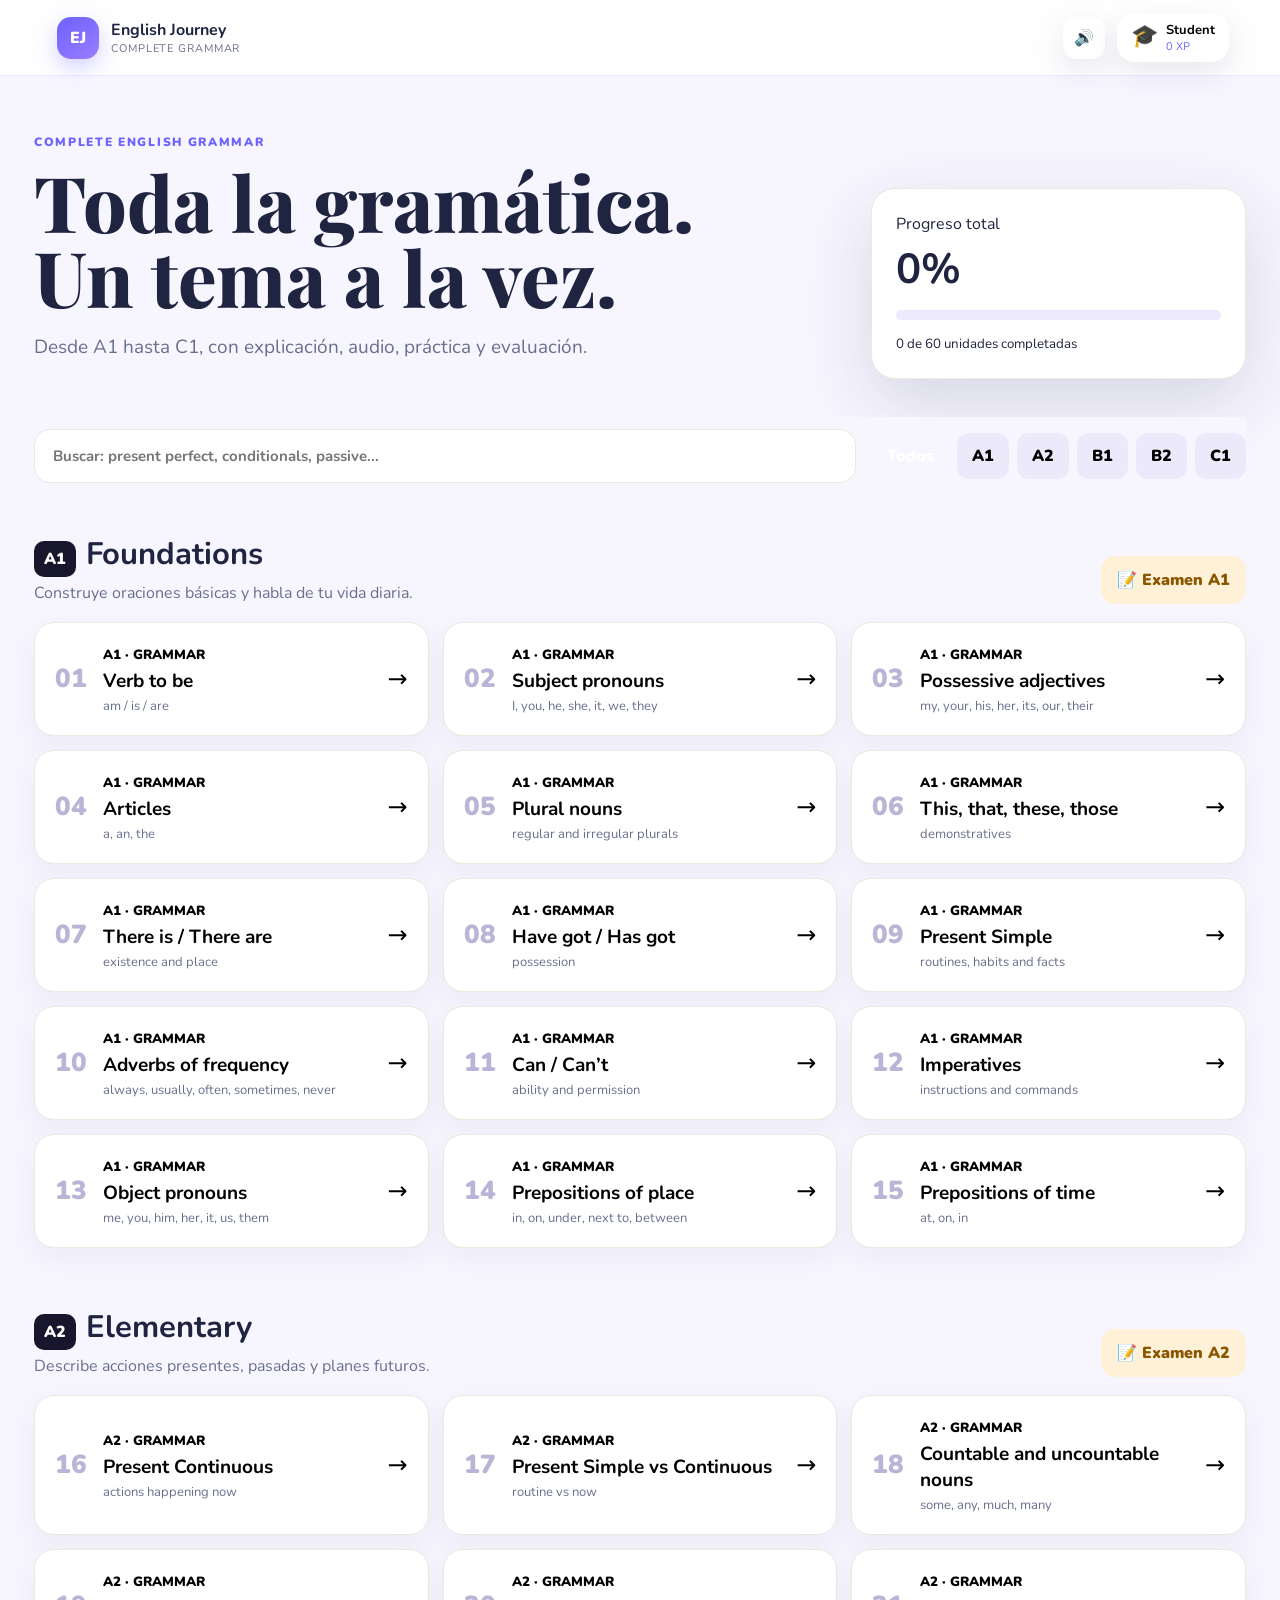
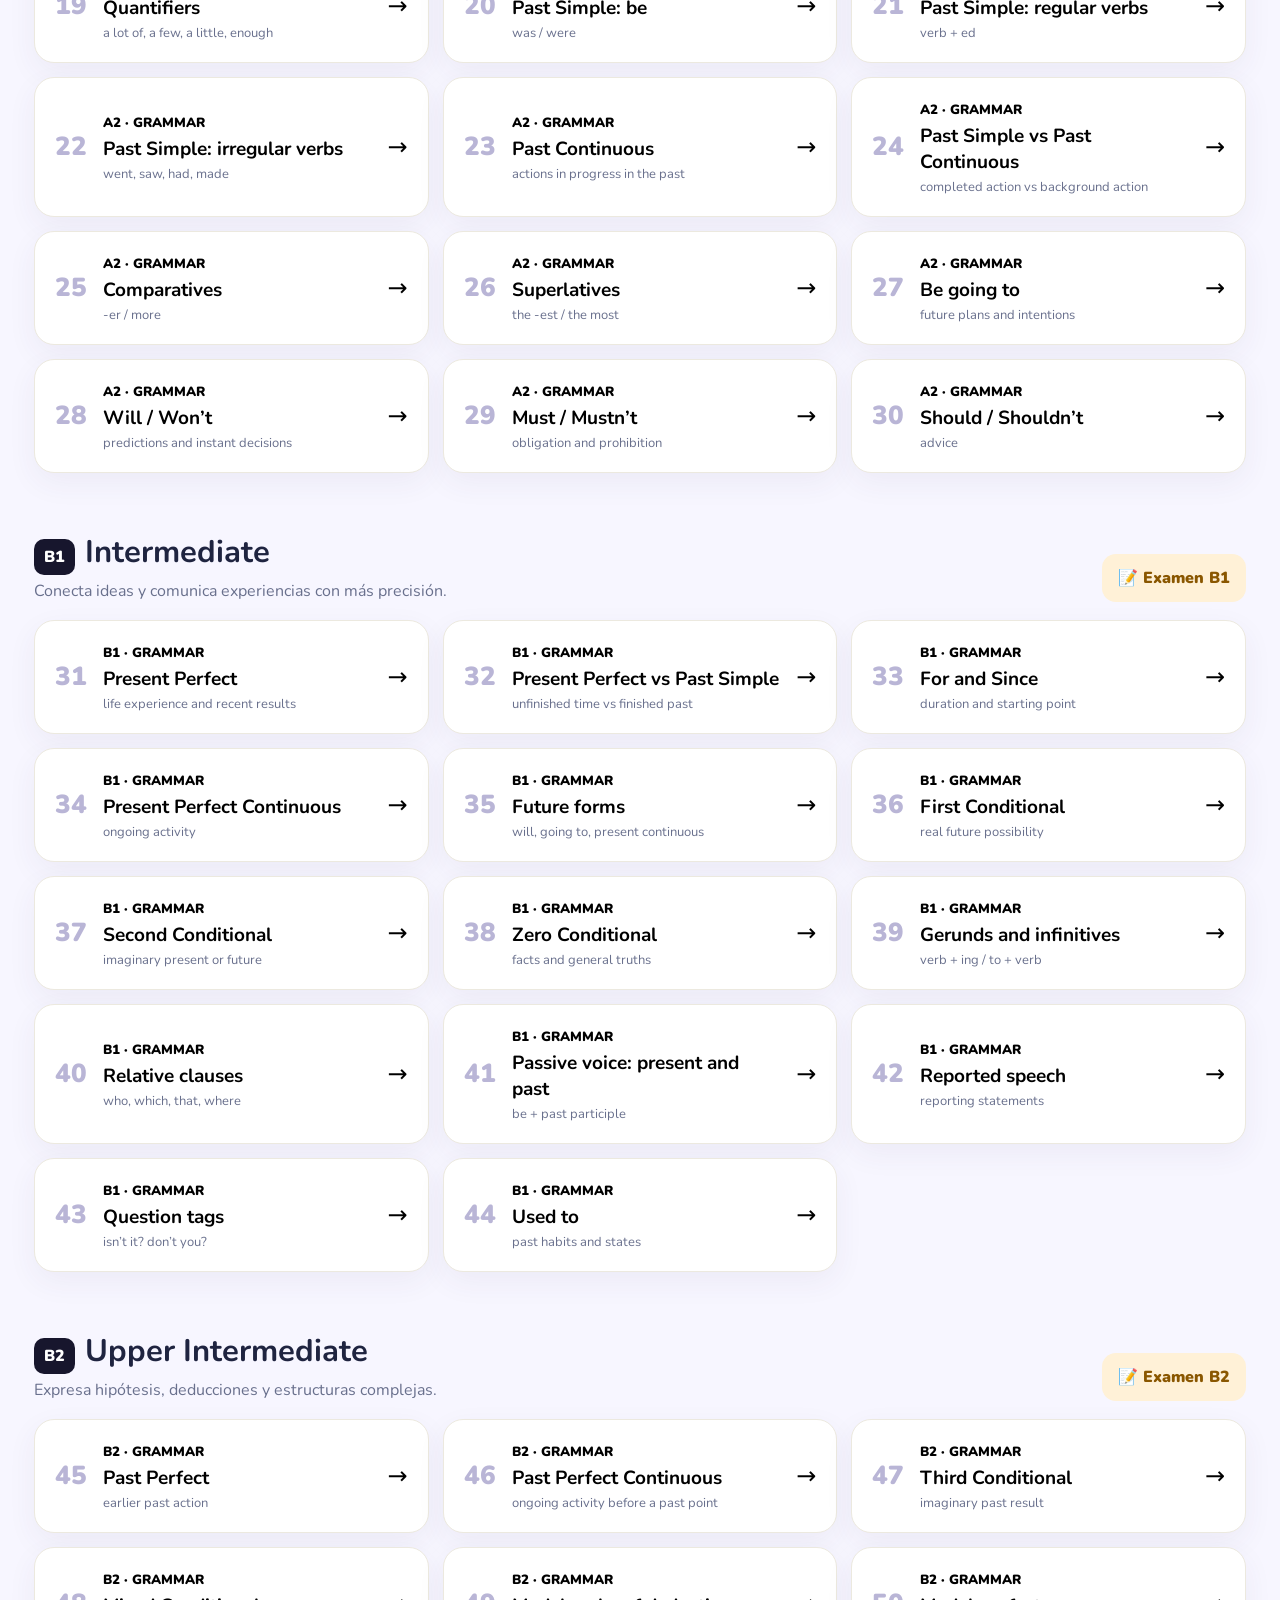
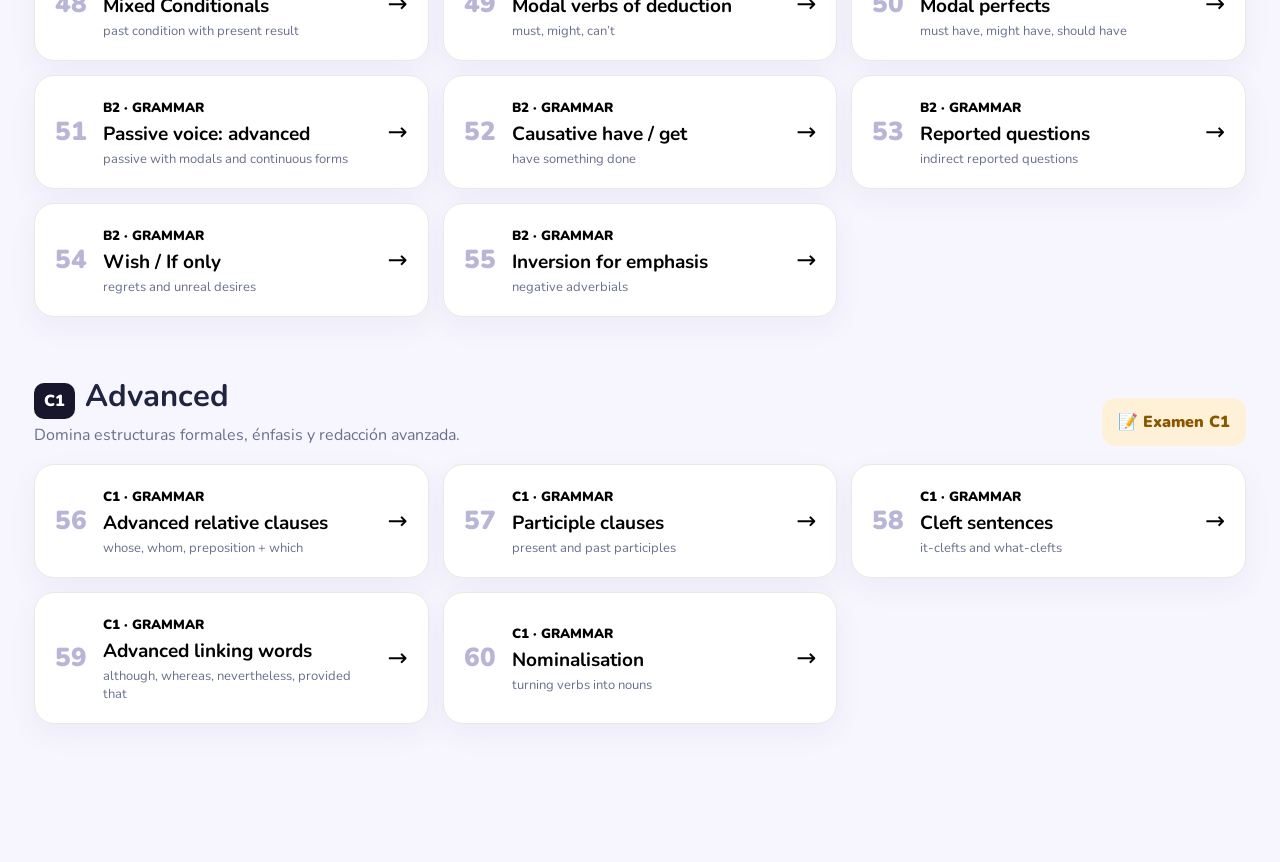
<file: index.html>
<!doctype html><html lang="es"><head><meta charset="utf-8"><meta name="viewport" content="width=device-width,initial-scale=1"><meta name="theme-color" content="#6c63ff"><title>English Journey — Complete Grammar</title><link rel="preconnect" href="https://fonts.googleapis.com"><link rel="preconnect" href="https://fonts.gstatic.com" crossorigin><link href="https://fonts.googleapis.com/css2?family=Nunito:wght@400;600;700;800;900&family=Playfair+Display:wght@700;800&display=swap" rel="stylesheet"><link rel="stylesheet" href="css/styles.css"></head><body>
<header class="topbar"><button class="brand" id="brandHome"><span class="brand-mark">EJ</span><span><strong>English Journey</strong><small>Complete Grammar</small></span></button><div class="top-actions"><button class="icon-btn" id="soundToggle">🔊</button><button class="profile-chip"><span>🎓</span><b>Student</b><small id="xpText">0 XP</small></button></div></header>
<main>
<section id="catalogView" class="catalog-view"><div class="catalog-hero"><div><span class="eyebrow">COMPLETE ENGLISH GRAMMAR</span><h1>Toda la gramática.<br><em>Un tema a la vez.</em></h1><p>Desde A1 hasta C1, con explicación, audio, práctica y evaluación.</p></div><div class="overall-card"><span>Progreso total</span><strong id="overallPercent">0%</strong><div class="progress-track"><span id="overallBar"></span></div><small id="overallText">0 unidades completadas</small></div></div><div class="catalog-tools"><input id="searchUnits" placeholder="Buscar: present perfect, conditionals, passive..."><div id="levelFilters" class="filter-row"></div></div><div id="courseIndex"></div></section>
<section id="bookView" class="book-view hidden"><aside class="book-sidebar" id="sidebar"><div class="side-head"><span class="eyebrow">LESSON CONTENTS</span><button class="icon-btn mobile-only" id="closeSidebar">✕</button></div><h3 id="sideUnitTitle"></h3><div class="side-progress"><span id="sideProgressBar"></span></div><nav id="chapterList"></nav><button class="back-home" id="backCatalog">← Índice completo</button></aside><div class="reader-area"><div class="reader-toolbar"><button class="icon-btn mobile-only" id="openSidebar">☰</button><div><span class="eyebrow" id="pageChapter"></span><strong id="pageTitleTop"></strong></div><div class="page-count"><span id="pageCurrent">1</span> / <span id="pageTotal">10</span></div></div><div class="book-stage"><div class="book"><article class="page page-left" id="leftPage"></article><div class="spine"></div><article class="page page-right" id="rightPage"></article></div></div><div class="reader-controls"><button class="nav-btn" id="prevBtn">← Previous</button><div class="dots" id="pageDots"></div><button class="nav-btn primary" id="nextBtn">Next →</button></div></div></section>
<section id="examView" class="exam-view hidden"><div class="exam-shell"><button class="back-link" id="backFromExam">← Volver al índice</button><span class="eyebrow" id="examLevelLabel"></span><h1 id="examTitle"></h1><p id="examIntro"></p><div id="examQuestions"></div><button class="primary-btn" id="submitExam">Calificar evaluación</button><div id="examResult" class="exam-result"></div></div></section>
</main><div class="toast" id="toast"></div><script src="js/content.js"></script><script src="js/app.js"></script></body></html>
</file>
<file: css/styles.css>
:root{
  --ink:#1f2440;--muted:#69708d;--paper:#fffdf8;--line:#ece9df;--violet:#6c63ff;--violet-2:#8b84ff;
  --mint:#dff8ea;--peach:#ffe8d9;--sky:#e8f2ff;--yellow:#fff4c7;--danger:#ff6b6b;--success:#2fb477;
  --shadow:0 24px 70px rgba(46,42,89,.16);--soft:0 12px 30px rgba(46,42,89,.10);
}
*{box-sizing:border-box} html{scroll-behavior:smooth} body{margin:0;font-family:Nunito,system-ui,sans-serif;color:var(--ink);background:#f4f2ff;min-height:100vh}
button,input,textarea{font:inherit}.hidden{display:none!important}.mobile-only{display:none}
.app-shell{min-height:100vh;background:radial-gradient(circle at 10% 10%,#fff 0,#f4f2ff 42%,#ece9ff 100%)}
.topbar{height:76px;display:flex;align-items:center;justify-content:space-between;padding:0 4vw;border-bottom:1px solid rgba(108,99,255,.12);background:rgba(255,255,255,.82);backdrop-filter:blur(18px);position:sticky;top:0;z-index:20}
.brand{display:flex;gap:12px;align-items:center;color:inherit;text-decoration:none}.brand-mark{width:42px;height:42px;border-radius:14px;background:linear-gradient(145deg,var(--violet),#9b7cff);color:white;display:grid;place-items:center;font-weight:900;box-shadow:0 8px 20px rgba(108,99,255,.28)}.brand strong,.brand small{display:block}.brand small{color:var(--muted);font-size:11px;letter-spacing:.08em;text-transform:uppercase}
.top-actions{display:flex;gap:12px;align-items:center}.icon-btn{border:0;background:white;border-radius:14px;width:42px;height:42px;cursor:pointer;box-shadow:var(--soft)}.profile-chip{border:0;background:white;border-radius:18px;padding:8px 14px;display:grid;grid-template-columns:auto auto;column-gap:8px;cursor:pointer;box-shadow:var(--soft)}.profile-chip span{grid-row:1/3;font-size:22px}.profile-chip b{font-size:13px;text-align:left}.profile-chip small{font-size:11px;color:var(--violet);text-align:left}
.hero{min-height:calc(100vh - 76px);display:grid;grid-template-columns:1.05fr .95fr;gap:5vw;align-items:center;padding:5vw 8vw}.eyebrow{font-size:12px;letter-spacing:.14em;font-weight:900;color:var(--violet)}.hero h1{font-family:"Playfair Display",serif;font-size:clamp(48px,6vw,88px);line-height:.98;margin:16px 0 20px}.hero h1 em{color:var(--violet);font-style:normal}.hero-copy>p{font-size:18px;line-height:1.7;color:var(--muted);max-width:580px}.hero-actions{display:flex;gap:14px;flex-wrap:wrap;margin:30px 0}.primary-btn,.secondary-btn,.nav-btn{border:0;border-radius:16px;padding:15px 22px;font-weight:900;cursor:pointer;transition:.2s}.primary-btn,.nav-btn.primary{background:linear-gradient(135deg,var(--violet),var(--violet-2));color:white;box-shadow:0 12px 28px rgba(108,99,255,.28)}.secondary-btn,.nav-btn{background:white;color:var(--ink);box-shadow:var(--soft)}button:hover{transform:translateY(-2px)}
.progress-card{background:white;padding:20px;border-radius:22px;max-width:520px;box-shadow:var(--soft)}.progress-card>div:first-child{display:flex;justify-content:space-between}.progress-track,.side-progress{height:10px;background:#eeeafd;border-radius:999px;overflow:hidden;margin:12px 0}.progress-track span,.side-progress span{display:block;height:100%;width:0;background:linear-gradient(90deg,var(--violet),#b388ff);border-radius:inherit;transition:.4s}.progress-card small{color:var(--muted)}
.hero-book{position:relative;display:grid;place-items:center;min-height:560px}.cover-preview{width:min(360px,80%);aspect-ratio:.72;background:linear-gradient(160deg,#6c63ff,#8d69ff 58%,#b38bff);border-radius:18px 34px 34px 18px;padding:42px;color:white;box-shadow:0 40px 80px rgba(75,61,170,.35);transform:rotate(3deg);position:relative;overflow:hidden}.cover-preview:after{content:"";position:absolute;inset:0;background:radial-gradient(circle at 75% 18%,rgba(255,255,255,.26),transparent 28%)}.cover-stripe{position:absolute;left:0;top:0;bottom:0;width:16px;background:rgba(0,0,0,.12)}.cover-kicker{font-size:12px;letter-spacing:.2em;font-weight:900}.cover-preview h2{font-family:"Playfair Display",serif;font-size:62px;line-height:.92;margin:90px 0 8px}.cover-preview p{font-size:20px}.cover-characters{font-size:52px;position:absolute;bottom:28px;right:28px}.floating-card{position:absolute;background:white;padding:15px 20px;border-radius:18px;box-shadow:var(--soft);font-weight:900;z-index:2}.card-a{top:60px;left:0;transform:rotate(-8deg)}.card-b{bottom:80px;right:0;transform:rotate(6deg)}
.book-view{display:grid;grid-template-columns:270px 1fr;min-height:calc(100vh - 76px)}.book-sidebar{padding:32px 22px;background:#211f3f;color:white;position:sticky;top:76px;height:calc(100vh - 76px);overflow:auto}.side-head{display:flex;justify-content:space-between}.book-sidebar .eyebrow{color:#bdb8ff}.book-sidebar h3{font-family:"Playfair Display",serif;font-size:28px;margin:12px 0}.book-sidebar nav{display:grid;gap:7px;margin-top:20px}.chapter-btn{border:0;background:transparent;color:#c9c7dc;text-align:left;padding:11px 12px;border-radius:12px;cursor:pointer}.chapter-btn.active,.chapter-btn:hover{background:rgba(255,255,255,.1);color:white}.back-home{position:sticky;bottom:0;width:100%;border:0;padding:13px;border-radius:13px;background:white;color:#211f3f;font-weight:900;cursor:pointer;margin-top:24px}
.reader-area{padding:24px 3vw 34px;min-width:0}.reader-toolbar{display:flex;align-items:center;justify-content:space-between;max-width:1180px;margin:0 auto 18px}.reader-toolbar>div:first-of-type{display:grid}.reader-toolbar strong{font-size:18px}.page-count{background:white;border-radius:12px;padding:9px 13px;font-weight:900;box-shadow:var(--soft)}
.book-stage{perspective:1800px;max-width:1180px;margin:auto}.book{position:relative;display:grid;grid-template-columns:1fr 1fr;min-height:650px;background:#d6d1c5;border-radius:12px;box-shadow:var(--shadow);transform-style:preserve-3d}.page{background:var(--paper);padding:48px;overflow:auto;position:relative}.page-left{border-radius:12px 0 0 12px;background:linear-gradient(90deg,#fffdf8 0,#fffdf8 92%,#f1eee5 100%)}.page-right{border-radius:0 12px 12px 0;background:linear-gradient(90deg,#f1eee5 0,#fffdf8 8%,#fffdf8 100%)}.spine{position:absolute;left:50%;top:0;bottom:0;width:2px;background:rgba(78,67,49,.18);z-index:3;box-shadow:0 0 16px rgba(0,0,0,.12)}.page.turning{animation:pageTurn .42s ease}@keyframes pageTurn{0%{transform:rotateY(0);opacity:1}50%{transform:rotateY(-7deg);opacity:.55}100%{transform:rotateY(0);opacity:1}}
.reader-controls{max-width:1180px;margin:20px auto 0;display:flex;align-items:center;justify-content:space-between;gap:16px}.dots{display:flex;gap:5px;flex-wrap:wrap;justify-content:center}.dot{width:8px;height:8px;border-radius:99px;background:#cbc7df}.dot.active{width:24px;background:var(--violet)}
/* content */
.page-inner{height:100%;display:flex;flex-direction:column}.page-tag{font-size:12px;font-weight:900;letter-spacing:.14em;color:var(--violet)}.page h2{font-family:"Playfair Display",serif;font-size:clamp(34px,4vw,58px);line-height:1.02;margin:12px 0 18px}.page h3{font-size:25px;margin:12px 0}.lead{font-size:20px;line-height:1.65;color:var(--muted)}.translation{background:var(--sky);border-radius:16px;padding:14px 16px;color:#38506d;margin-top:12px}.example{font-size:24px;font-weight:900;background:white;border:2px solid var(--line);border-radius:18px;padding:18px 20px;margin:12px 0}.subject{color:#4867ff}.verb{color:#16a06a}.ending{color:#ff7a59}.soft-grid{display:grid;grid-template-columns:repeat(2,minmax(0,1fr));gap:14px;margin-top:16px}.soft-card{padding:18px;border-radius:18px;background:var(--sky)}.soft-card:nth-child(2n){background:var(--mint)}.soft-card:nth-child(3n){background:var(--peach)}.soft-card:nth-child(4n){background:var(--yellow)}.big-emoji{font-size:92px;line-height:1;margin:auto}.dialogue{display:grid;gap:12px}.speech{padding:14px 17px;border-radius:18px;max-width:85%;background:var(--sky)}.speech.right{margin-left:auto;background:var(--mint)}.speaker{display:block;font-size:12px;font-weight:900;color:var(--violet);margin-bottom:3px}.rule-box{border-left:6px solid var(--violet);background:#f3f1ff;padding:18px;border-radius:0 18px 18px 0;font-size:20px}.mistake{display:grid;gap:10px}.wrong,.correct{padding:16px;border-radius:16px;font-size:22px;font-weight:900}.wrong{background:#fff0f0;color:#b43d3d}.correct{background:#eafaf1;color:#18794f}.listen-btn,.mini-btn{border:0;border-radius:14px;padding:12px 15px;background:var(--violet);color:white;font-weight:900;cursor:pointer}.mini-btn.alt{background:white;color:var(--violet);border:2px solid #ddd8ff}.answer-grid{display:grid;gap:10px;margin-top:16px}.answer-btn{border:2px solid #e4e0f4;background:white;border-radius:14px;padding:14px;text-align:left;font-weight:800;cursor:pointer}.answer-btn.correct{border-color:var(--success);background:#eafaf1}.answer-btn.wrong{border-color:var(--danger);background:#fff0f0}.feedback{min-height:28px;margin-top:10px;font-weight:900}.sentence-builder{display:flex;flex-wrap:wrap;gap:9px;margin:16px 0}.word-chip{border:0;border-radius:12px;padding:10px 13px;background:#eeeafd;font-weight:900;cursor:pointer}.build-zone{min-height:60px;border:2px dashed #c8c2ef;border-radius:16px;padding:12px;display:flex;gap:8px;flex-wrap:wrap}.text-answer{width:100%;border:2px solid #ded9f2;border-radius:14px;padding:14px;outline:none}.text-answer:focus{border-color:var(--violet)}.writing-box{width:100%;min-height:180px;border:2px solid #ded9f2;border-radius:18px;padding:16px;resize:vertical}.badge{width:140px;height:140px;border-radius:50%;display:grid;place-items:center;margin:auto;background:linear-gradient(145deg,#ffd95a,#ffb44d);font-size:62px;box-shadow:0 16px 34px rgba(255,180,77,.35)}.center{text-align:center}.check-list{display:grid;gap:12px;margin-top:16px}.check-item{display:flex;gap:12px;align-items:center;padding:13px;border-radius:14px;background:#f6f4ff}.check-item span{width:28px;height:28px;border-radius:50%;background:var(--mint);display:grid;place-items:center}.page-footer-note{margin-top:auto;color:#908ba2;font-size:12px}
.toast{position:fixed;bottom:24px;left:50%;transform:translate(-50%,20px);background:#211f3f;color:white;padding:13px 18px;border-radius:14px;opacity:0;pointer-events:none;transition:.25s;z-index:50}.toast.show{opacity:1;transform:translate(-50%,0)}
@media(max-width:900px){.hero{grid-template-columns:1fr;padding:50px 7vw}.hero-book{display:none}.book-view{grid-template-columns:1fr}.book-sidebar{position:fixed;z-index:40;top:76px;left:0;transform:translateX(-105%);transition:.25s;width:280px}.book-sidebar.open{transform:translateX(0)}.mobile-only{display:grid;place-items:center}.book{grid-template-columns:1fr;min-height:620px}.page-left{display:none}.spine{display:none}.page-right{border-radius:12px;background:var(--paper)}.reader-area{padding:18px}.page{padding:32px 24px}.soft-grid{grid-template-columns:1fr}.dots{display:none}}
@media(max-width:560px){.topbar{padding:0 16px}.brand small,.profile-chip b{display:none}.profile-chip{grid-template-columns:auto auto}.hero h1{font-size:46px}.hero-actions{display:grid}.primary-btn,.secondary-btn{width:100%}.reader-toolbar strong{font-size:15px}.page{padding:26px 20px}.page h2{font-size:38px}.lead{font-size:18px}.reader-controls{gap:8px}.nav-btn{padding:13px 15px}}


body{background:#f7f6ff}.brand{border:0;background:transparent;cursor:pointer;text-align:left}.catalog-view{max-width:1280px;margin:auto;padding:54px 34px 80px}.catalog-hero{display:grid;grid-template-columns:1.5fr .7fr;gap:34px;align-items:end;margin-bottom:38px}.catalog-hero h1{font:800 clamp(42px,6vw,78px)/.98 'Playfair Display',serif;margin:12px 0}.catalog-hero h1 em{color:var(--primary);font-style:normal}.catalog-hero p{font-size:19px;color:var(--muted)}.overall-card{background:#fff;border:1px solid var(--line);border-radius:24px;padding:24px;box-shadow:var(--shadow)}.overall-card strong{display:block;font-size:42px;margin:6px 0}.catalog-tools{display:flex;gap:16px;align-items:center;margin-bottom:34px;position:sticky;top:80px;z-index:6;background:#f7f6ff;padding:12px 0}.catalog-tools input{flex:1;border:1px solid var(--line);background:#fff;border-radius:16px;padding:16px 18px;font:700 15px Nunito;outline:none}.filter-row{display:flex;gap:8px}.filter-row button{border:0;border-radius:12px;padding:12px 15px;background:#eceafa;font-weight:900;cursor:pointer}.filter-row button.active{background:var(--primary);color:#fff}.level-section{margin:38px 0 58px}.level-heading{display:flex;justify-content:space-between;align-items:end;margin-bottom:18px}.level-heading h2{display:inline-block;margin:0 10px;font-size:31px}.level-heading p{margin:5px 0 0;color:var(--muted)}.level-badge{display:inline-grid;place-items:center;background:#17162d;color:#fff;border-radius:10px;padding:7px 10px;font-weight:900}.exam-button{border:0;border-radius:14px;padding:13px 16px;background:#fff1d7;color:#8a5700;font-weight:900;cursor:pointer}.unit-grid{display:grid;grid-template-columns:repeat(3,1fr);gap:14px}.unit-card{display:grid;grid-template-columns:auto 1fr auto;gap:16px;text-align:left;align-items:center;border:1px solid var(--line);border-radius:20px;padding:20px;background:#fff;cursor:pointer;box-shadow:0 10px 30px rgba(61,56,110,.06);transition:.2s}.unit-card:hover{transform:translateY(-3px);box-shadow:var(--shadow)}.unit-card.done{border-color:#92d7b1;background:#f6fff9}.unit-number{font-size:26px;font-weight:900;color:#b9b5d6}.unit-card small{font-weight:900;color:var(--primary)}.unit-card h3{margin:3px 0;font-size:19px}.unit-card p{margin:0;color:var(--muted);font-size:13px}.unit-status{font-size:24px;color:var(--primary)}.exam-view{padding:55px 24px}.exam-shell{max-width:900px;margin:auto;background:#fff;border-radius:28px;padding:38px;box-shadow:var(--shadow)}.exam-shell h1{font:800 44px 'Playfair Display',serif}.back-link{border:0;background:none;color:var(--primary);font-weight:900;cursor:pointer}.exam-question{display:grid;grid-template-columns:42px 1fr;gap:15px;border-top:1px solid var(--line);padding:22px 0}.exam-question>span{width:36px;height:36px;display:grid;place-items:center;border-radius:50%;background:#eceafa;font-weight:900}.exam-question small{display:block;color:var(--muted);margin:4px 0 10px}.exam-question label,.quiz-block label{display:block;padding:8px 10px;margin:5px 0;border-radius:10px;background:#faf9ff}.exam-result{margin-top:20px;text-align:center}.exam-result strong{font-size:55px;color:var(--primary)}.quiz-block{padding:12px 0;border-bottom:1px solid var(--line);font-size:14px}.primary-btn.compact{padding:12px 17px;margin-top:16px}.hidden{display:none!important}
@media(max-width:1000px){.unit-grid{grid-template-columns:repeat(2,1fr)}.catalog-hero{grid-template-columns:1fr}.catalog-tools{position:static;align-items:stretch;flex-direction:column}.filter-row{overflow:auto}}
@media(max-width:620px){.catalog-view{padding:30px 16px 60px}.unit-grid{grid-template-columns:1fr}.level-heading{align-items:flex-start;gap:14px;flex-direction:column}.level-heading h2{font-size:25px}.filter-row button{padding:10px 12px}.exam-shell{padding:24px 18px}.exam-shell h1{font-size:34px}}

/* V2 pedagogical pages */
.cover-goal{max-width:540px;margin:18px auto 8px;padding:16px 20px;border-radius:18px;background:#f3f1ff;color:#39335f;font-weight:800;line-height:1.45}
.mission-list{display:grid;gap:12px;margin-top:26px}.mission-list div{padding:14px 16px;border:1px solid #e8e4f5;border-radius:14px;background:#fff;font-weight:800;color:#3c3758}
.story-card{padding:22px;border-radius:20px;background:linear-gradient(135deg,#f7f5ff,#eef9ff);border:1px solid #e2def6;margin:18px 0}.story-card p{font-size:1.12rem;font-weight:800;margin:10px 0;color:#302b4e}
.decision-card,.tip-card{padding:18px;border-radius:16px;background:#fff8df;border:1px solid #f4df9d;margin:18px 0}.decision-card b{display:block;margin-bottom:6px;color:#8a5a00}
.rule-box.large{font-size:1.08rem;line-height:1.65}.sentence-parts{display:flex;gap:8px;align-items:center;justify-content:center;flex-wrap:wrap;margin-top:22px}.sentence-parts span{padding:10px 12px;border-radius:12px;background:#eef1ff;color:#4d4a86;font-weight:900;font-size:.78rem}.sentence-parts b{color:#9a93bd}
.choice-steps{display:grid;gap:12px;margin:18px 0}.choice-steps>div{display:flex;align-items:center;gap:14px;padding:14px;border-radius:14px;background:#f8f8fc}.choice-steps strong,.prompt-list strong{width:34px;height:34px;display:grid;place-items:center;border-radius:50%;background:#6c63ff;color:white;flex:0 0 auto}.choice-steps p{margin:0;font-weight:800;color:#403b58}
.prompt-list{display:grid;gap:12px;margin:18px 0}.prompt-list>div{display:flex;gap:12px;align-items:center;padding:12px 14px;border-radius:14px;background:#f8f8fc}.prompt-list span{font-weight:800;color:#403b58}
.review-grid{display:grid;grid-template-columns:1fr 1fr;gap:14px;margin-top:18px}.review-grid>div{padding:16px;border-radius:16px;background:#f7f6fc;border:1px solid #e8e5f1}.review-grid small{font-weight:900;color:#6c63ff}.review-grid p{margin:8px 0 0;line-height:1.45;color:#403b58}
.test-page{overflow:auto}.test-page #lessonQuiz{max-height:480px;overflow:auto;padding-right:6px}.test-page .quiz-block{margin-bottom:16px}
@media(max-width:700px){.review-grid{grid-template-columns:1fr}.sentence-parts{justify-content:flex-start}.test-page #lessonQuiz{max-height:none}}
</file>
